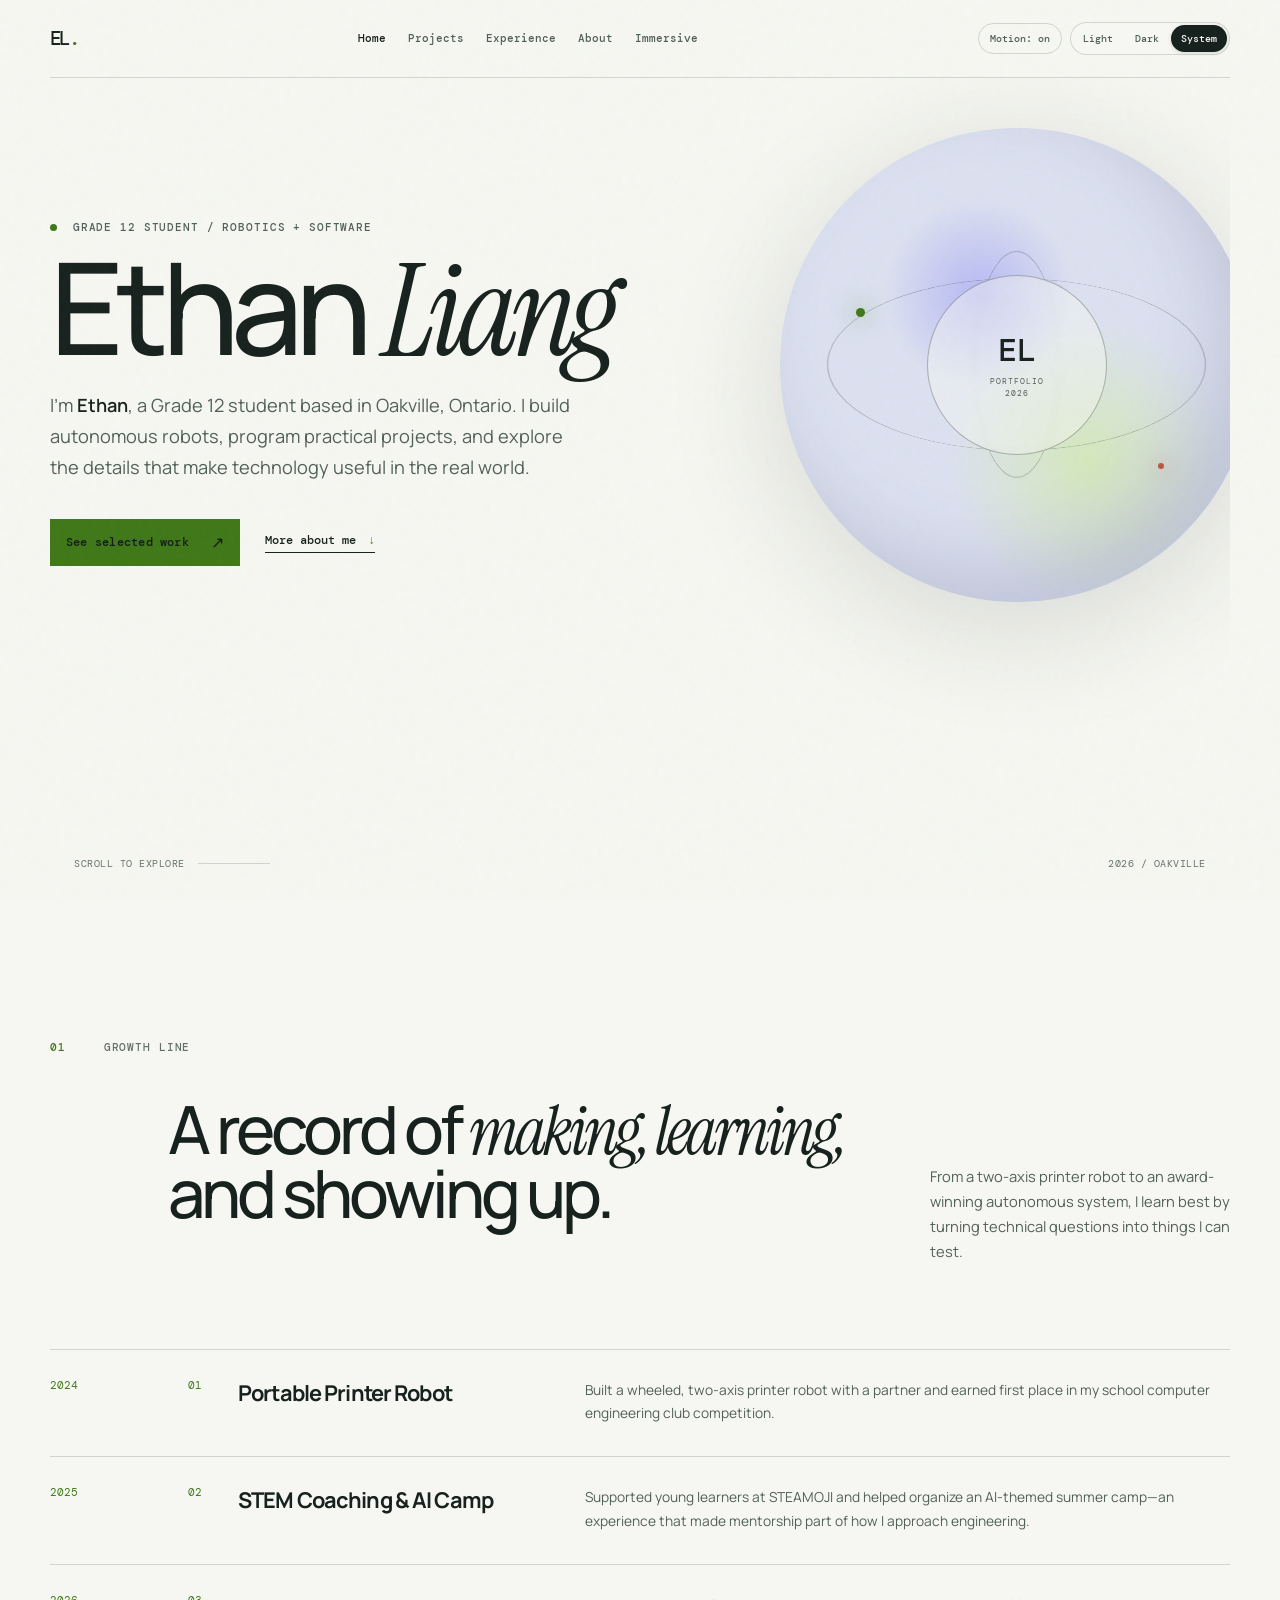
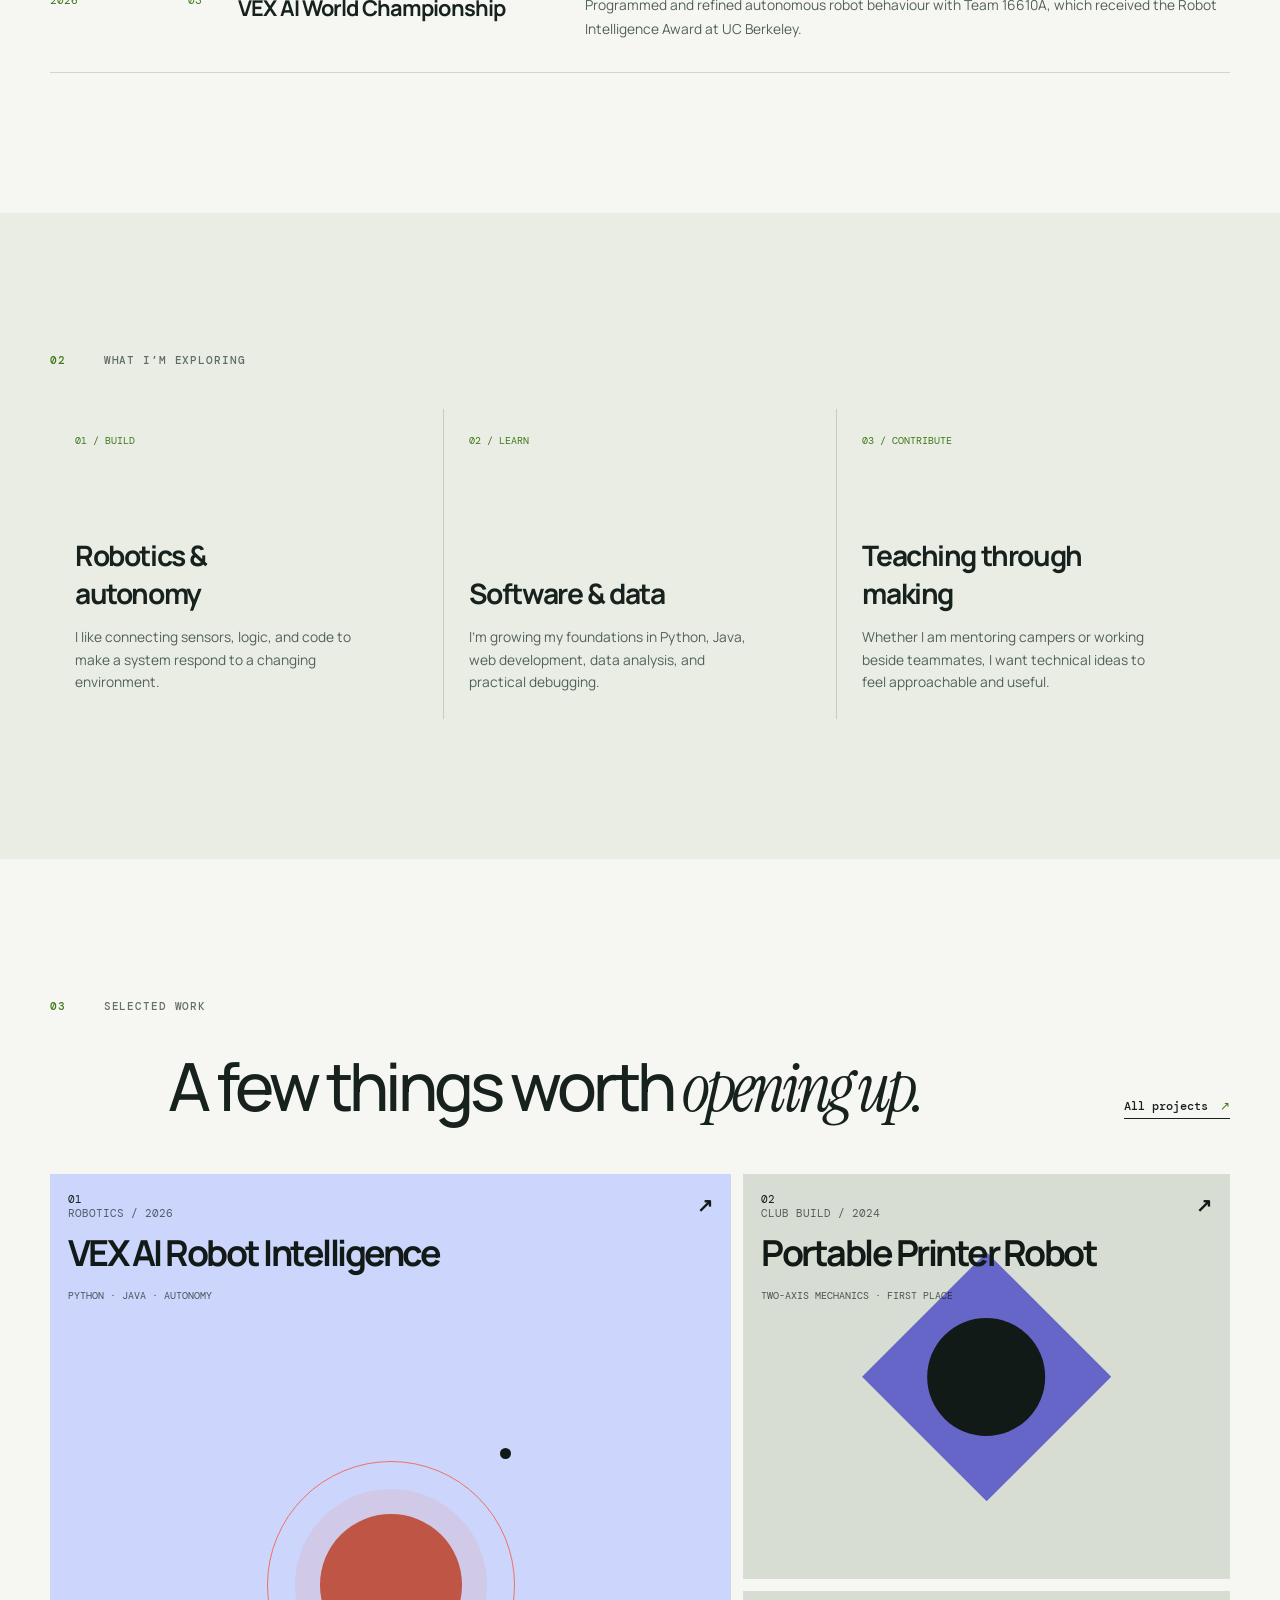
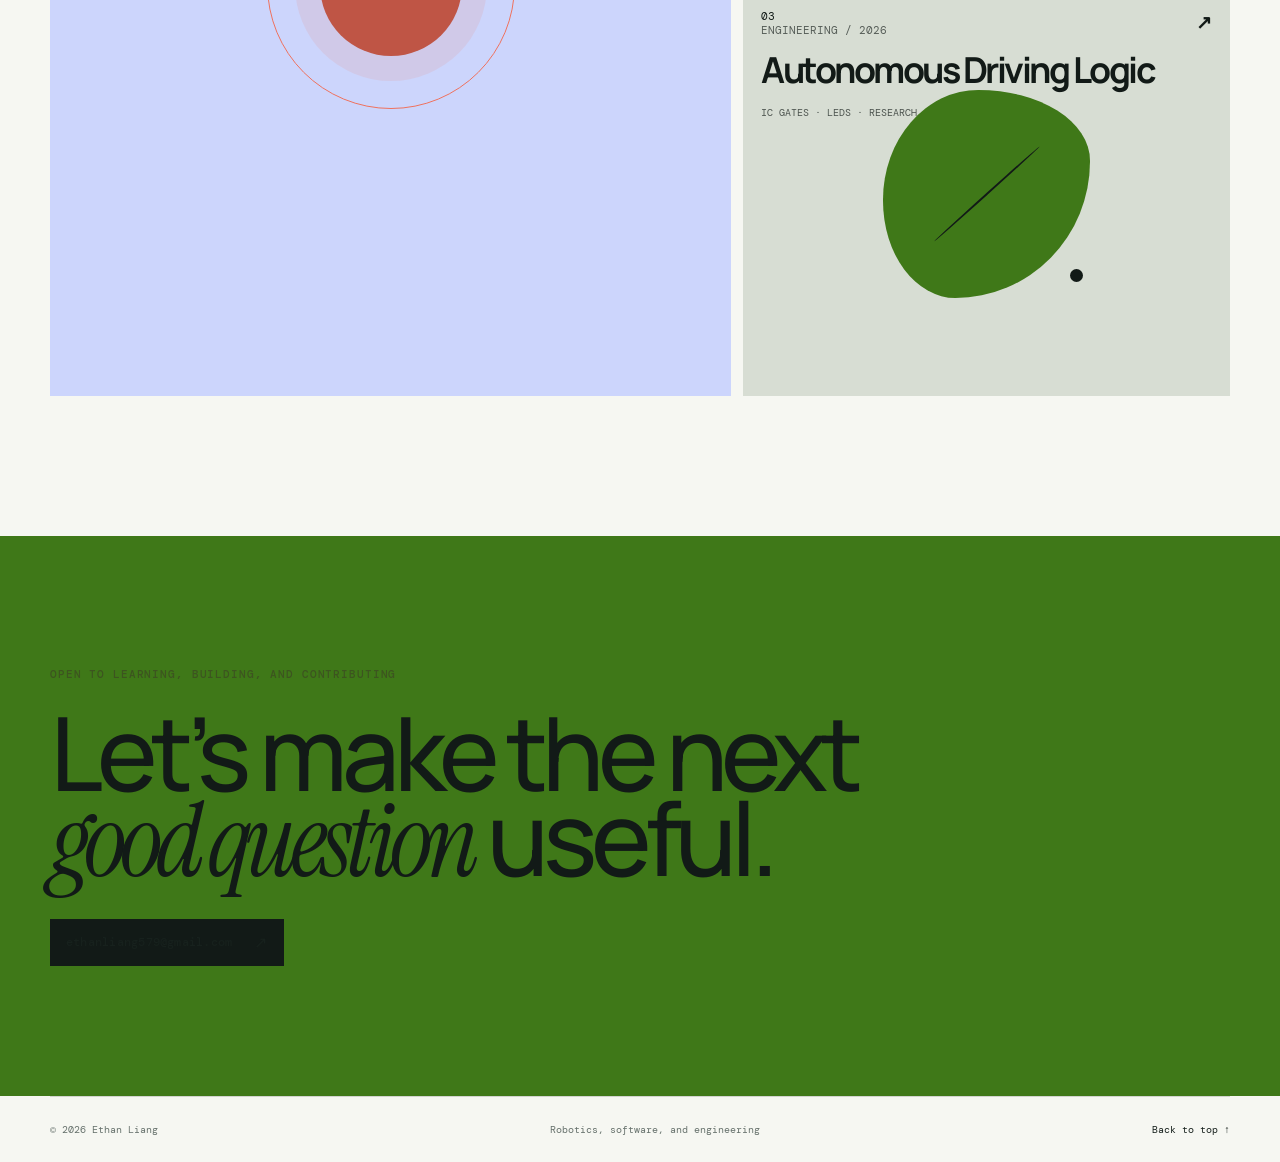
<file: index.html>
<!doctype html>
<html lang="en">
  <head>
    <meta charset="UTF-8" />
    <meta name="viewport" content="width=device-width, initial-scale=1.0" />
    <meta name="description" content="Ethan Liang's portfolio: robotics, software, and engineering projects." />
    <title>Ethan Liang — Portfolio</title>
    <link rel="preconnect" href="https://fonts.googleapis.com" />
    <link rel="preconnect" href="https://fonts.gstatic.com" crossorigin />
    <script>(function(){var m;try{m=localStorage.getItem('portfolio-theme')}catch(e){}if(m!=='light'&&m!=='dark'&&m!=='system')m='system';var d=window.matchMedia&&window.matchMedia('(prefers-color-scheme: dark)').matches;document.documentElement.dataset.theme=m==='system'?(d?'dark':'light'):m;document.documentElement.dataset.themeMode=m}())</script>
    <link href="https://fonts.googleapis.com/css2?family=DM+Mono:wght@400;500&family=Instrument+Serif:ital@0;1&family=Manrope:wght@400;500;600;700;800&display=swap" rel="stylesheet" />
    <link rel="stylesheet" href="assets/css/tokens.css" />
    <link rel="stylesheet" href="assets/css/base.css" />
    <link rel="stylesheet" href="assets/css/home.css" />
  </head>
  <body>
    <div class="noise" aria-hidden="true"></div>
    <header class="site-header container">
      <a class="wordmark" href="index.html" aria-label="Home">EL<span>.</span></a>
      <nav aria-label="Primary navigation">
        <a class="is-active" href="index.html">Home</a>
        <a href="pages/projects.html">Projects</a>
        <a href="pages/experience.html">Experience</a>
        <a href="pages/about.html">About</a>
        <a href="pages/immersive.html">Immersive</a>
      </nav>
      <div class="site-controls">
        <button class="motion-toggle" type="button" aria-pressed="false" data-motion-toggle>Motion: on</button>
        <div class="theme-switcher" role="group" aria-label="Colour theme">
          <button class="theme-choice" type="button" aria-pressed="false" data-theme-choice="light">Light</button>
          <button class="theme-choice" type="button" aria-pressed="false" data-theme-choice="dark">Dark</button>
          <button class="theme-choice" type="button" aria-pressed="false" data-theme-choice="system">System</button>
        </div>
      </div>
    </header>

    <main>
      <section class="hero container" aria-labelledby="hero-title">
        <div class="hero-copy reveal">
          <p class="eyebrow"><span class="pulse"></span> Grade 12 student / robotics + software</p>
          <h1 id="hero-title">Ethan <em>Liang</em></h1>
          <p class="lede">I’m <strong>Ethan</strong>, a Grade 12 student based in Oakville, Ontario. I build autonomous robots, program practical projects, and explore the details that make technology useful in the real world.</p>
          <div class="action-row">
            <a class="button button-primary" href="pages/projects.html">See selected work <span>↗</span></a>
            <a class="text-link" href="pages/about.html">More about me <span>↓</span></a>
          </div>
        </div>
        <div class="hero-orbit reveal reveal-delay" aria-hidden="true">
          <div class="orbit-ring ring-one"></div><div class="orbit-ring ring-two"></div>
          <div class="orbit-dot dot-one"></div><div class="orbit-dot dot-two"></div>
          <div class="orbit-core"><span>EL</span><small>PORTFOLIO<br>2026</small></div>
          <p class="orbit-caption">ETHAN<br>LIANG</p>
        </div>
        <div class="hero-footer reveal reveal-delay-2">
          <span>Scroll to explore</span><span class="scroll-line"></span><span>2026 / OAKVILLE</span>
        </div>
      </section>

      <section class="signal-section section container" aria-labelledby="signal-title">
        <div class="section-label reveal"><span>01</span><span>Growth line</span></div>
        <div class="section-intro reveal"><h2 id="signal-title">A record of <em>making, learning,</em> and showing up.</h2><p>From a two-axis printer robot to an award-winning autonomous system, I learn best by turning technical questions into things I can test.</p></div>
        <ol class="signal-list">
          <li class="signal-item reveal"><time>2024</time><div><span class="index">01</span><h3>Portable Printer Robot</h3><p>Built a wheeled, two-axis printer robot with a partner and earned first place in my school computer engineering club competition.</p></div></li>
          <li class="signal-item reveal"><time>2025</time><div><span class="index">02</span><h3>STEM Coaching &amp; AI Camp</h3><p>Supported young learners at STEAMOJI and helped organize an AI-themed summer camp—an experience that made mentorship part of how I approach engineering.</p></div></li>
          <li class="signal-item reveal"><time>2026</time><div><span class="index">03</span><h3>VEX AI World Championship</h3><p>Programmed and refined autonomous robot behaviour with Team 16610A, which received the Robot Intelligence Award at UC Berkeley.</p></div></li>
        </ol>
      </section>

      <section class="focus-section section">
        <div class="container">
          <div class="section-label section-label-light reveal"><span>02</span><span>What I’m exploring</span></div>
          <div class="focus-grid">
            <article class="focus-card reveal"><span>01 / BUILD</span><h3>Robotics &amp; autonomy</h3><p>I like connecting sensors, logic, and code to make a system respond to a changing environment.</p></article>
            <article class="focus-card reveal reveal-delay"><span>02 / LEARN</span><h3>Software &amp; data</h3><p>I’m growing my foundations in Python, Java, web development, data analysis, and practical debugging.</p></article>
            <article class="focus-card reveal reveal-delay-2"><span>03 / CONTRIBUTE</span><h3>Teaching through making</h3><p>Whether I am mentoring campers or working beside teammates, I want technical ideas to feel approachable and useful.</p></article>
          </div>
        </div>
      </section>

      <section class="work-section section container" aria-labelledby="work-title">
        <div class="section-label reveal"><span>03</span><span>Selected work</span></div>
        <div class="work-heading reveal"><h2 id="work-title">A few things worth <em>opening up.</em></h2><a class="text-link" href="pages/projects.html">All projects <span>↗</span></a></div>
        <div class="work-grid">
          <a class="work-card work-card-large reveal" href="pages/projects.html#project-one"><span class="work-index">01</span><div class="project-shape shape-coral"><i></i><i></i><i></i></div><div class="work-meta"><p>ROBOTICS / 2026</p><h3>VEX AI Robot Intelligence</h3><span>PYTHON · JAVA · AUTONOMY</span></div><b>↗</b></a>
          <a class="work-card reveal reveal-delay" href="pages/projects.html#project-two"><span class="work-index">02</span><div class="project-shape shape-lilac"><i></i><i></i></div><div class="work-meta"><p>CLUB BUILD / 2024</p><h3>Portable Printer Robot</h3><span>TWO-AXIS MECHANICS · FIRST PLACE</span></div><b>↗</b></a>
          <a class="work-card reveal reveal-delay-2" href="pages/projects.html#project-three"><span class="work-index">03</span><div class="project-shape shape-lime"><i></i><i></i><i></i></div><div class="work-meta"><p>ENGINEERING / 2026</p><h3>Autonomous Driving Logic</h3><span>IC GATES · LEDS · RESEARCH</span></div><b>↗</b></a>
        </div>
      </section>

      <section class="closing-section">
        <div class="container reveal"><p class="eyebrow">OPEN TO LEARNING, BUILDING, AND CONTRIBUTING</p><h2>Let’s make the next<br><em>good question</em> useful.</h2><a class="button button-light" href="mailto:ethanliang579@gmail.com">ethanliang579@gmail.com <span>↗</span></a></div>
      </section>
    </main>

    <footer class="site-footer container"><span>© 2026 Ethan Liang</span><span>Robotics, software, and engineering</span><a href="#top" data-to-top>Back to top ↑</a></footer>
    <script src="assets/js/main.js"></script>
  </body>
</html>
</file>
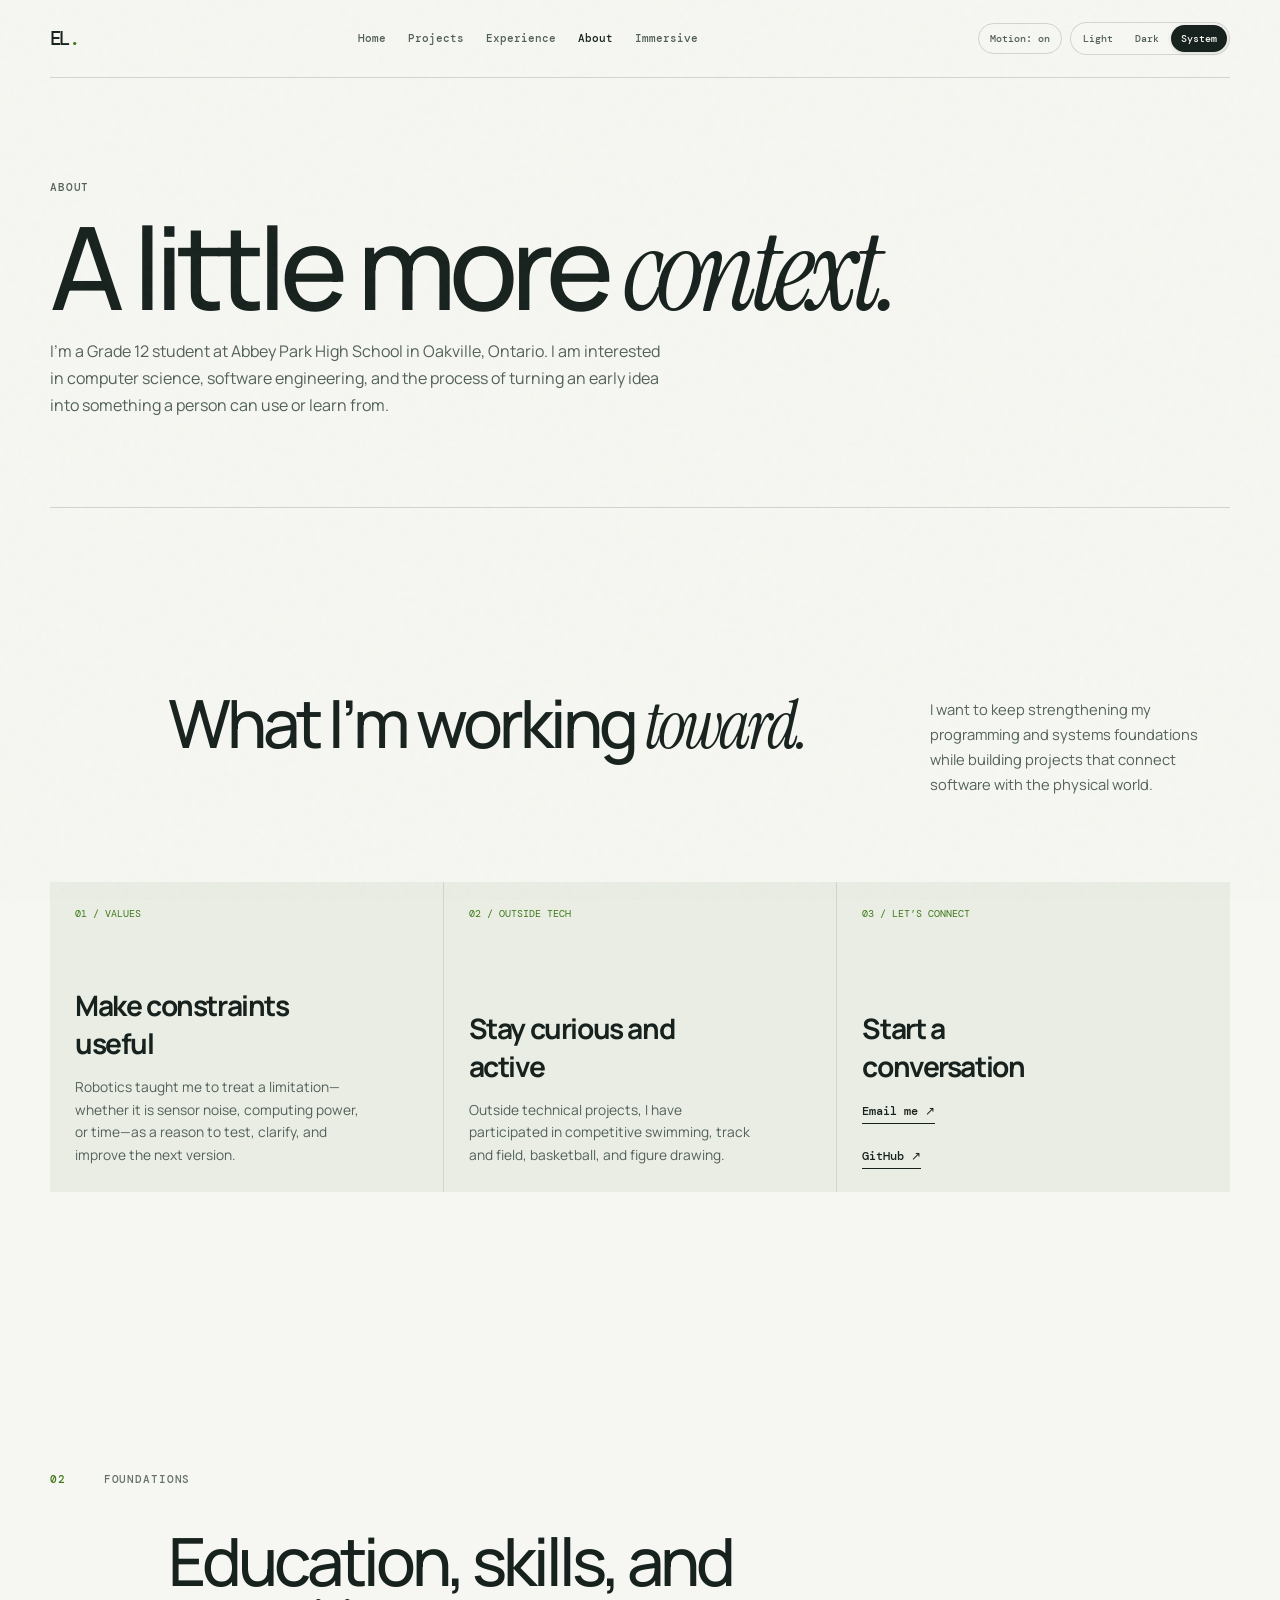
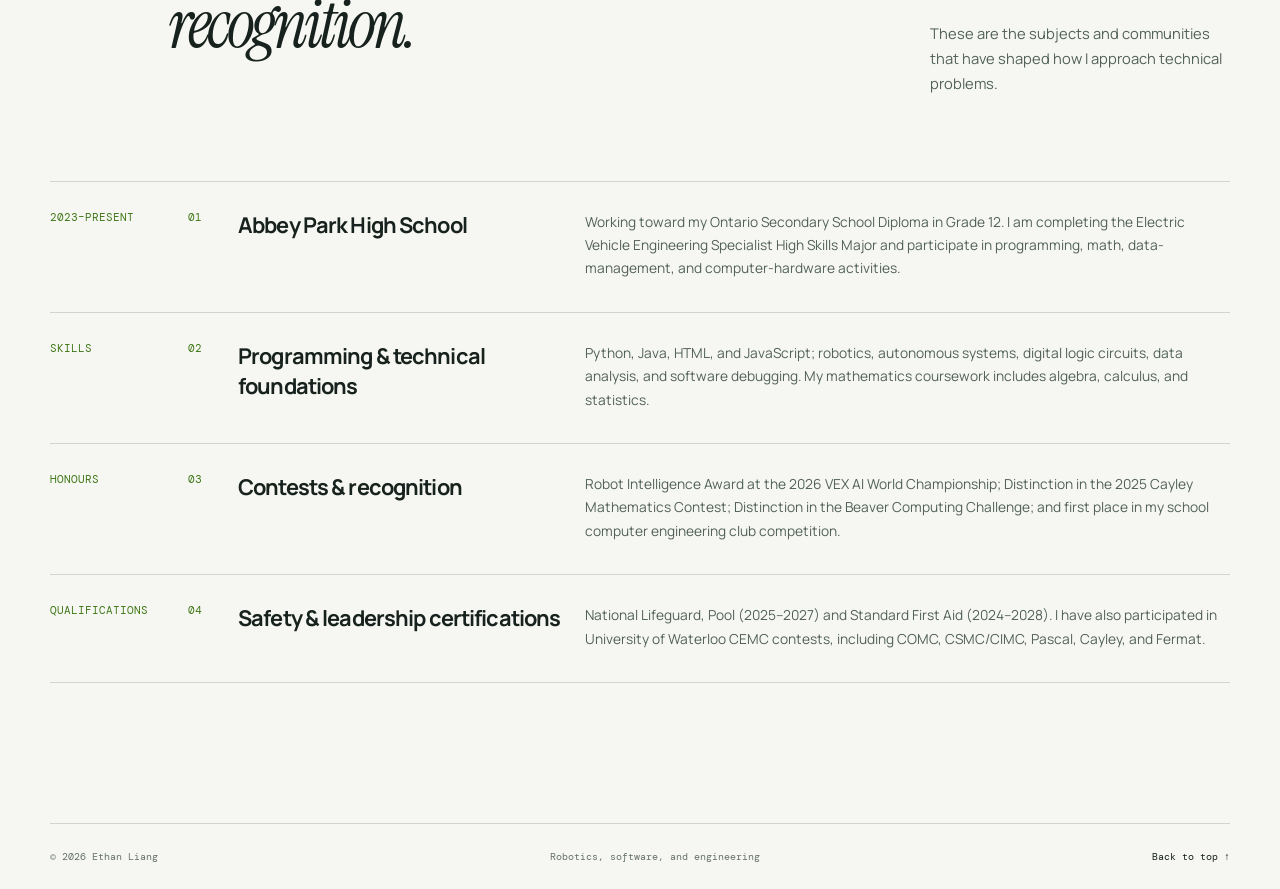
<file: pages/about.html>
<!doctype html>
<html lang="en">
  <head>
    <meta charset="UTF-8" />
    <meta name="viewport" content="width=device-width, initial-scale=1.0" />
    <meta name="description" content="About Ethan Liang, a Grade 12 student exploring robotics, software, and engineering." />
    <title>About — Ethan Liang</title>
    <script>(function(){var m;try{m=localStorage.getItem('portfolio-theme')}catch(e){}if(m!=='light'&&m!=='dark'&&m!=='system')m='system';var d=window.matchMedia&&window.matchMedia('(prefers-color-scheme: dark)').matches;document.documentElement.dataset.theme=m==='system'?(d?'dark':'light'):m;document.documentElement.dataset.themeMode=m}())</script>
    <link rel="preconnect" href="https://fonts.googleapis.com" />
    <link rel="preconnect" href="https://fonts.gstatic.com" crossorigin />
    <link href="https://fonts.googleapis.com/css2?family=DM+Mono:wght@400;500&family=Instrument+Serif:ital@0;1&family=Manrope:wght@400;500;600;700;800&display=swap" rel="stylesheet" />
    <link rel="stylesheet" href="../assets/css/tokens.css" />
    <link rel="stylesheet" href="../assets/css/base.css" />
    <link rel="stylesheet" href="../assets/css/home.css" />
  </head>
  <body>
    <div class="noise" aria-hidden="true"></div>
    <header class="site-header container">
      <a class="wordmark" href="../index.html" aria-label="Home">EL<span>.</span></a>
      <nav aria-label="Primary navigation"><a href="../index.html">Home</a><a href="projects.html">Projects</a><a href="experience.html">Experience</a><a class="is-active" href="about.html">About</a><a href="immersive.html">Immersive</a></nav>
      <div class="site-controls"><button class="motion-toggle" type="button" aria-pressed="false" data-motion-toggle>Motion: on</button><div class="theme-switcher" role="group" aria-label="Colour theme"><button class="theme-choice" type="button" aria-pressed="false" data-theme-choice="light">Light</button><button class="theme-choice" type="button" aria-pressed="false" data-theme-choice="dark">Dark</button><button class="theme-choice" type="button" aria-pressed="false" data-theme-choice="system">System</button></div></div>
    </header>
    <main>
      <section class="page-hero container reveal"><p class="eyebrow">About</p><h1>A little more <em>context.</em></h1><p>I’m a Grade 12 student at Abbey Park High School in Oakville, Ontario. I am interested in computer science, software engineering, and the process of turning an early idea into something a person can use or learn from.</p></section>
      <section class="section container">
        <div class="section-intro reveal"><h2>What I’m working <em>toward.</em></h2><p>I want to keep strengthening my programming and systems foundations while building projects that connect software with the physical world.</p></div>
        <div class="focus-grid"><article class="focus-card reveal"><span>01 / VALUES</span><h3>Make constraints useful</h3><p>Robotics taught me to treat a limitation—whether it is sensor noise, computing power, or time—as a reason to test, clarify, and improve the next version.</p></article><article class="focus-card reveal"><span>02 / OUTSIDE TECH</span><h3>Stay curious and active</h3><p>Outside technical projects, I have participated in competitive swimming, track and field, basketball, and figure drawing.</p></article><article class="focus-card reveal"><span>03 / LET’S CONNECT</span><h3>Start a conversation</h3><p><a class="text-link" href="mailto:ethanliang579@gmail.com">Email me ↗</a><br><br><a class="text-link" href="https://github.com/ethanliang990" target="_blank" rel="noreferrer">GitHub ↗</a></p></article></div>
      </section>
      <section class="section container" aria-labelledby="foundations-title">
        <div class="section-label reveal"><span>02</span><span>Foundations</span></div>
        <div class="section-intro reveal"><h2 id="foundations-title">Education, skills, and <em>recognition.</em></h2><p>These are the subjects and communities that have shaped how I approach technical problems.</p></div>
        <ol class="signal-list"><li class="signal-item reveal"><time>2023–PRESENT</time><div><span class="index">01</span><h3>Abbey Park High School</h3><p>Working toward my Ontario Secondary School Diploma in Grade 12. I am completing the Electric Vehicle Engineering Specialist High Skills Major and participate in programming, math, data-management, and computer-hardware activities.</p></div></li><li class="signal-item reveal"><time>SKILLS</time><div><span class="index">02</span><h3>Programming &amp; technical foundations</h3><p>Python, Java, HTML, and JavaScript; robotics, autonomous systems, digital logic circuits, data analysis, and software debugging. My mathematics coursework includes algebra, calculus, and statistics.</p></div></li><li class="signal-item reveal"><time>HONOURS</time><div><span class="index">03</span><h3>Contests &amp; recognition</h3><p>Robot Intelligence Award at the 2026 VEX AI World Championship; Distinction in the 2025 Cayley Mathematics Contest; Distinction in the Beaver Computing Challenge; and first place in my school computer engineering club competition.</p></div></li><li class="signal-item reveal"><time>QUALIFICATIONS</time><div><span class="index">04</span><h3>Safety &amp; leadership certifications</h3><p>National Lifeguard, Pool (2025–2027) and Standard First Aid (2024–2028). I have also participated in University of Waterloo CEMC contests, including COMC, CSMC/CIMC, Pascal, Cayley, and Fermat.</p></div></li></ol>
      </section>
    </main>
    <footer class="site-footer container"><span>© 2026 Ethan Liang</span><span>Robotics, software, and engineering</span><a href="#top" data-to-top>Back to top ↑</a></footer>
    <script src="../assets/js/main.js"></script>
  </body>
</html>
</file>
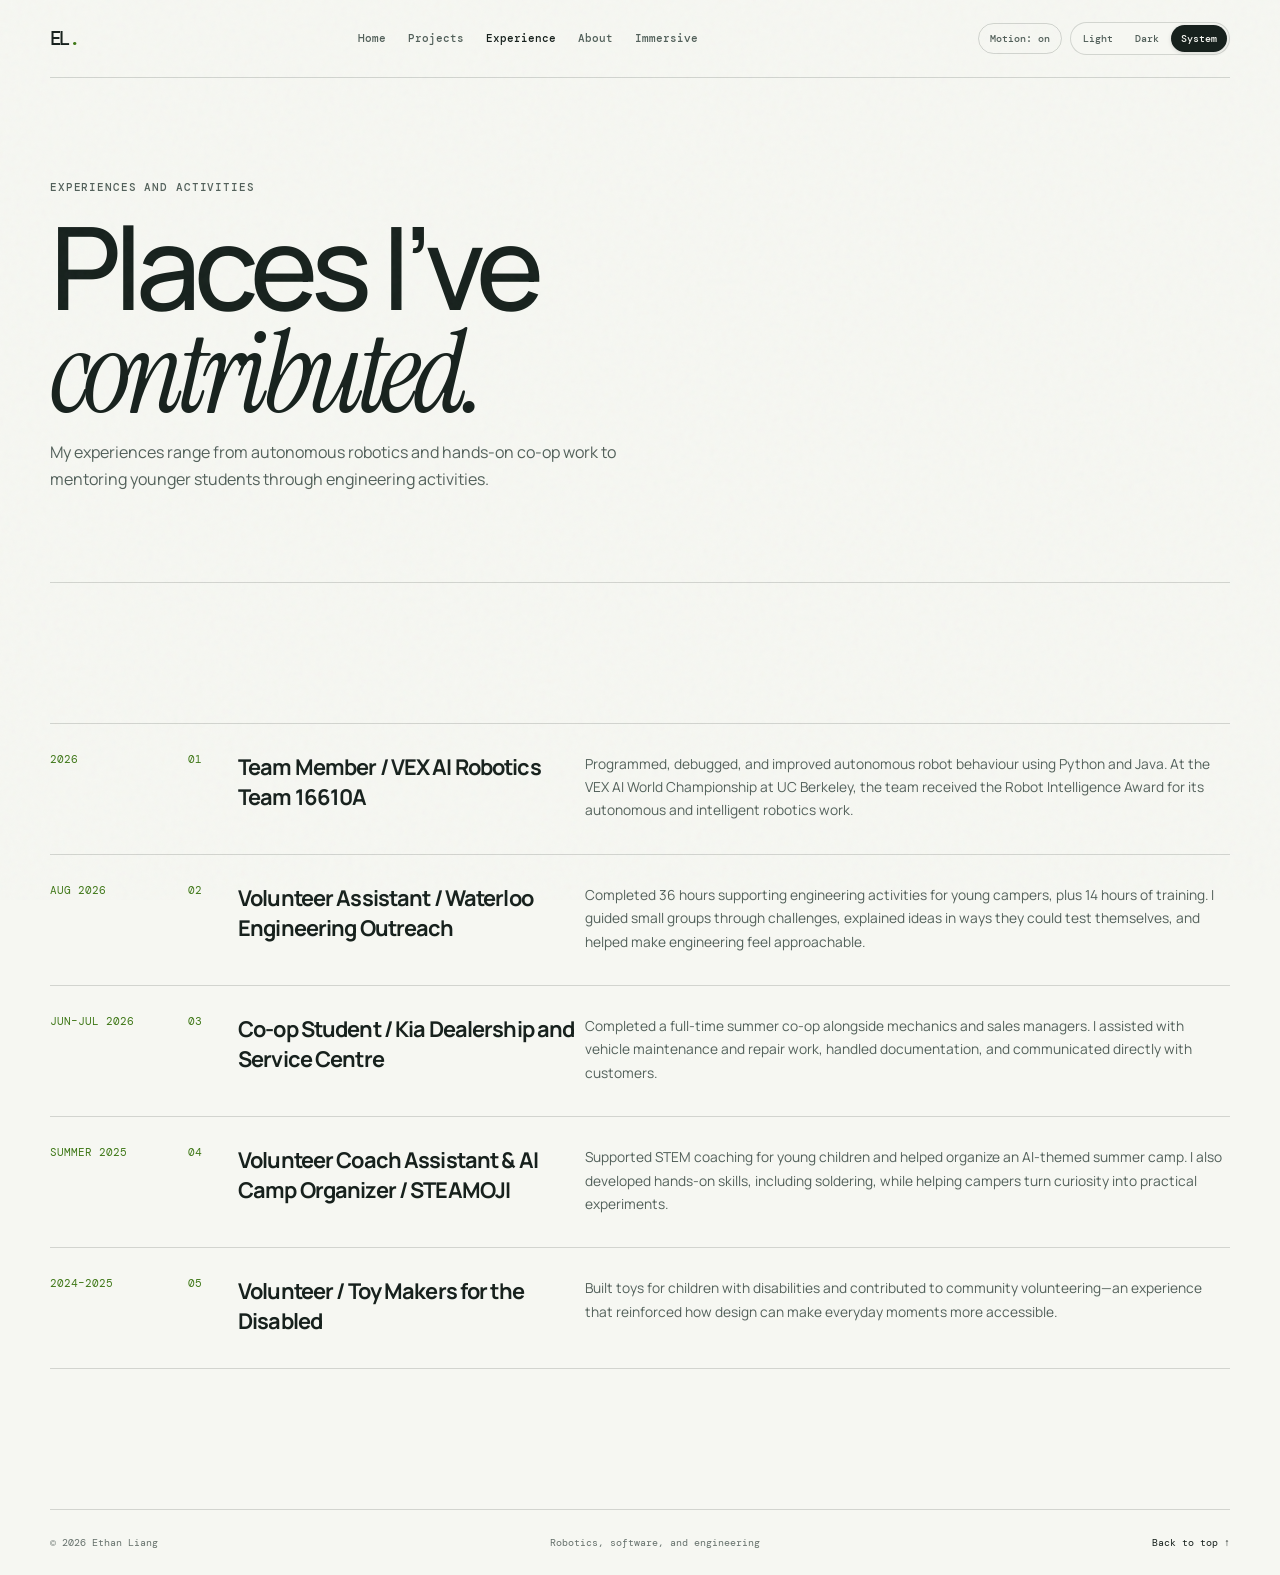
<file: pages/experience.html>
<!doctype html>
<html lang="en">
  <head>
    <meta charset="UTF-8" />
    <meta name="viewport" content="width=device-width, initial-scale=1.0" />
    <meta name="description" content="Experience and community involvement by Ethan Liang." />
    <title>Experience — Ethan Liang</title>
    <script>(function(){var m;try{m=localStorage.getItem('portfolio-theme')}catch(e){}if(m!=='light'&&m!=='dark'&&m!=='system')m='system';var d=window.matchMedia&&window.matchMedia('(prefers-color-scheme: dark)').matches;document.documentElement.dataset.theme=m==='system'?(d?'dark':'light'):m;document.documentElement.dataset.themeMode=m}())</script>
    <link rel="preconnect" href="https://fonts.googleapis.com" />
    <link rel="preconnect" href="https://fonts.gstatic.com" crossorigin />
    <link href="https://fonts.googleapis.com/css2?family=DM+Mono:wght@400;500&family=Instrument+Serif:ital@0;1&family=Manrope:wght@400;500;600;700;800&display=swap" rel="stylesheet" />
    <link rel="stylesheet" href="../assets/css/tokens.css" />
    <link rel="stylesheet" href="../assets/css/base.css" />
    <link rel="stylesheet" href="../assets/css/home.css" />
  </head>
  <body>
    <div class="noise" aria-hidden="true"></div>
    <header class="site-header container">
      <a class="wordmark" href="../index.html" aria-label="Home">EL<span>.</span></a>
      <nav aria-label="Primary navigation"><a href="../index.html">Home</a><a href="projects.html">Projects</a><a class="is-active" href="experience.html">Experience</a><a href="about.html">About</a><a href="immersive.html">Immersive</a></nav>
      <div class="site-controls"><button class="motion-toggle" type="button" aria-pressed="false" data-motion-toggle>Motion: on</button><div class="theme-switcher" role="group" aria-label="Colour theme"><button class="theme-choice" type="button" aria-pressed="false" data-theme-choice="light">Light</button><button class="theme-choice" type="button" aria-pressed="false" data-theme-choice="dark">Dark</button><button class="theme-choice" type="button" aria-pressed="false" data-theme-choice="system">System</button></div></div>
    </header>
    <main>
      <section class="page-hero container reveal"><p class="eyebrow">Experiences and activities</p><h1>Places I’ve <em>contributed.</em></h1><p>My experiences range from autonomous robotics and hands-on co-op work to mentoring younger students through engineering activities.</p></section>
      <section class="section container"><ol class="signal-list"><li class="signal-item reveal"><time>2026</time><div><span class="index">01</span><h3>Team Member / VEX AI Robotics Team 16610A</h3><p>Programmed, debugged, and improved autonomous robot behaviour using Python and Java. At the VEX AI World Championship at UC Berkeley, the team received the Robot Intelligence Award for its autonomous and intelligent robotics work.</p></div></li><li class="signal-item reveal"><time>AUG 2026</time><div><span class="index">02</span><h3>Volunteer Assistant / Waterloo Engineering Outreach</h3><p>Completed 36 hours supporting engineering activities for young campers, plus 14 hours of training. I guided small groups through challenges, explained ideas in ways they could test themselves, and helped make engineering feel approachable.</p></div></li><li class="signal-item reveal"><time>JUN–JUL 2026</time><div><span class="index">03</span><h3>Co-op Student / Kia Dealership and Service Centre</h3><p>Completed a full-time summer co-op alongside mechanics and sales managers. I assisted with vehicle maintenance and repair work, handled documentation, and communicated directly with customers.</p></div></li><li class="signal-item reveal"><time>SUMMER 2025</time><div><span class="index">04</span><h3>Volunteer Coach Assistant &amp; AI Camp Organizer / STEAMOJI</h3><p>Supported STEM coaching for young children and helped organize an AI-themed summer camp. I also developed hands-on skills, including soldering, while helping campers turn curiosity into practical experiments.</p></div></li><li class="signal-item reveal"><time>2024–2025</time><div><span class="index">05</span><h3>Volunteer / Toy Makers for the Disabled</h3><p>Built toys for children with disabilities and contributed to community volunteering—an experience that reinforced how design can make everyday moments more accessible.</p></div></li></ol></section>
    </main>
    <footer class="site-footer container"><span>© 2026 Ethan Liang</span><span>Robotics, software, and engineering</span><a href="#top" data-to-top>Back to top ↑</a></footer>
    <script src="../assets/js/main.js"></script>
  </body>
</html>
</file>
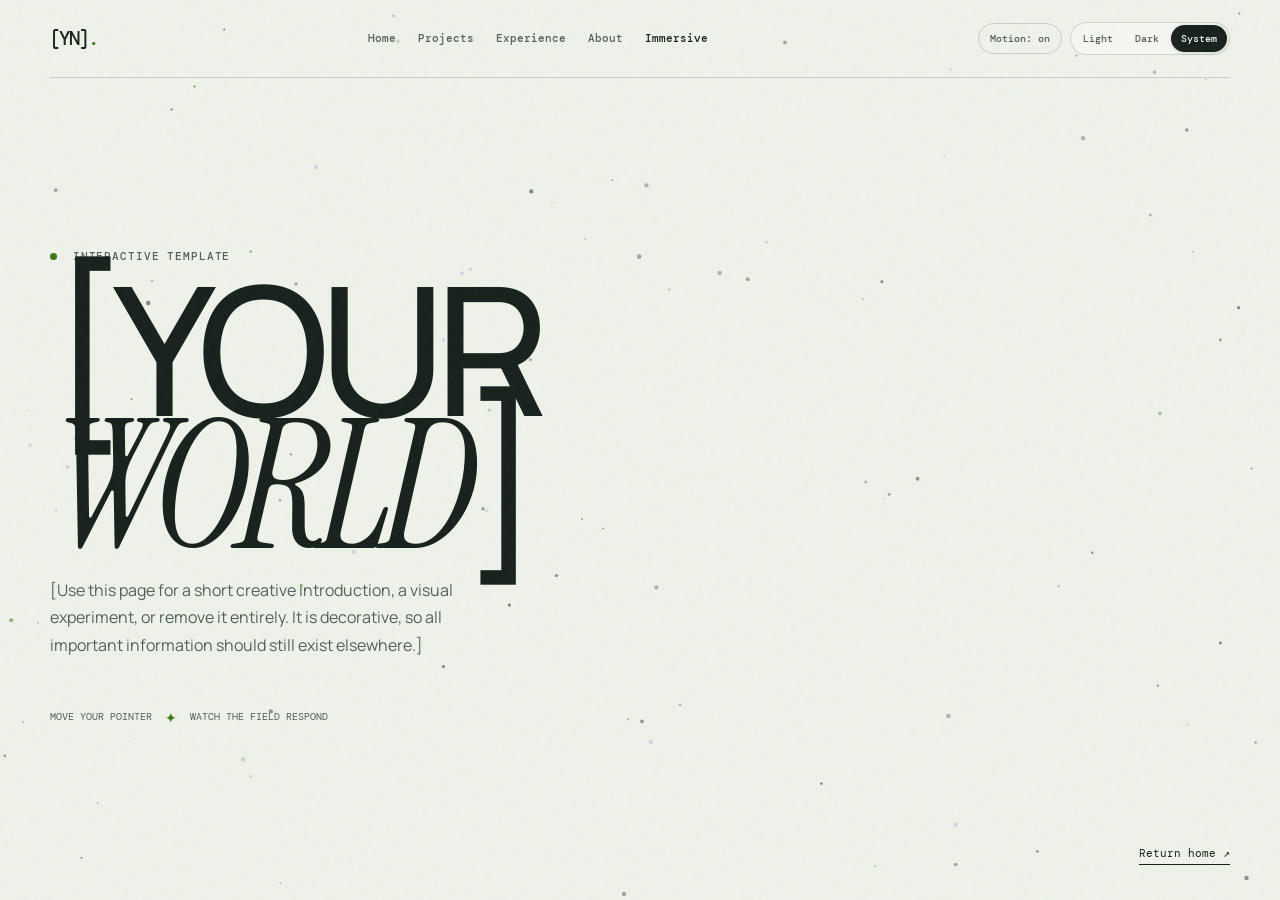
<file: pages/immersive.html>
<!doctype html>
<html lang="en">
  <head>
    <meta charset="UTF-8" />
    <meta name="viewport" content="width=device-width, initial-scale=1.0" />
    <meta name="description" content="An interactive portfolio atmosphere." />
    <title>Immersive — [YOUR NAME]</title>
    <script>(function(){var m;try{m=localStorage.getItem('portfolio-theme')}catch(e){}if(m!=='light'&&m!=='dark'&&m!=='system')m='system';var d=window.matchMedia&&window.matchMedia('(prefers-color-scheme: dark)').matches;document.documentElement.dataset.theme=m==='system'?(d?'dark':'light'):m;document.documentElement.dataset.themeMode=m}())</script>
    <link rel="preconnect" href="https://fonts.googleapis.com" />
    <link rel="preconnect" href="https://fonts.gstatic.com" crossorigin />
    <link href="https://fonts.googleapis.com/css2?family=DM+Mono:wght@400;500&family=Instrument+Serif:ital@0;1&family=Manrope:wght@400;500;600;700;800&display=swap" rel="stylesheet" />
    <link rel="stylesheet" href="../assets/css/tokens.css" />
    <link rel="stylesheet" href="../assets/css/base.css" />
    <link rel="stylesheet" href="../assets/css/immersive.css" />
  </head>
  <body class="immersive-page">
    <canvas id="field" aria-hidden="true"></canvas>
    <div class="noise" aria-hidden="true"></div>
    <header class="site-header container">
      <a class="wordmark" href="../index.html" aria-label="Home">[YN]<span>.</span></a>
      <nav aria-label="Primary navigation"><a href="../index.html">Home</a><a href="projects.html">Projects</a><a href="experience.html">Experience</a><a href="about.html">About</a><a class="is-active" href="immersive.html">Immersive</a></nav>
      <div class="site-controls"><button class="motion-toggle" type="button" aria-pressed="false" data-motion-toggle>Motion: on</button><div class="theme-switcher" role="group" aria-label="Colour theme"><button class="theme-choice" type="button" aria-pressed="false" data-theme-choice="light">Light</button><button class="theme-choice" type="button" aria-pressed="false" data-theme-choice="dark">Dark</button><button class="theme-choice" type="button" aria-pressed="false" data-theme-choice="system">System</button></div></div>
    </header>
    <main class="immersive-main container"><div class="immersive-copy reveal"><p class="eyebrow"><span class="pulse"></span> Interactive template</p><h1>[YOUR<br><em>WORLD</em>]</h1><p>[Use this page for a short creative introduction, a visual experiment, or remove it entirely. It is decorative, so all important information should still exist elsewhere.]</p><div class="immersive-guide"><span>Move your pointer</span><span>✦</span><span>Watch the field respond</span></div></div><a class="immersive-exit" href="../index.html">Return home ↗</a></main>
    <script src="../assets/js/main.js"></script>
    <script src="../assets/js/immersive.js"></script>
  </body>
</html>
</file>
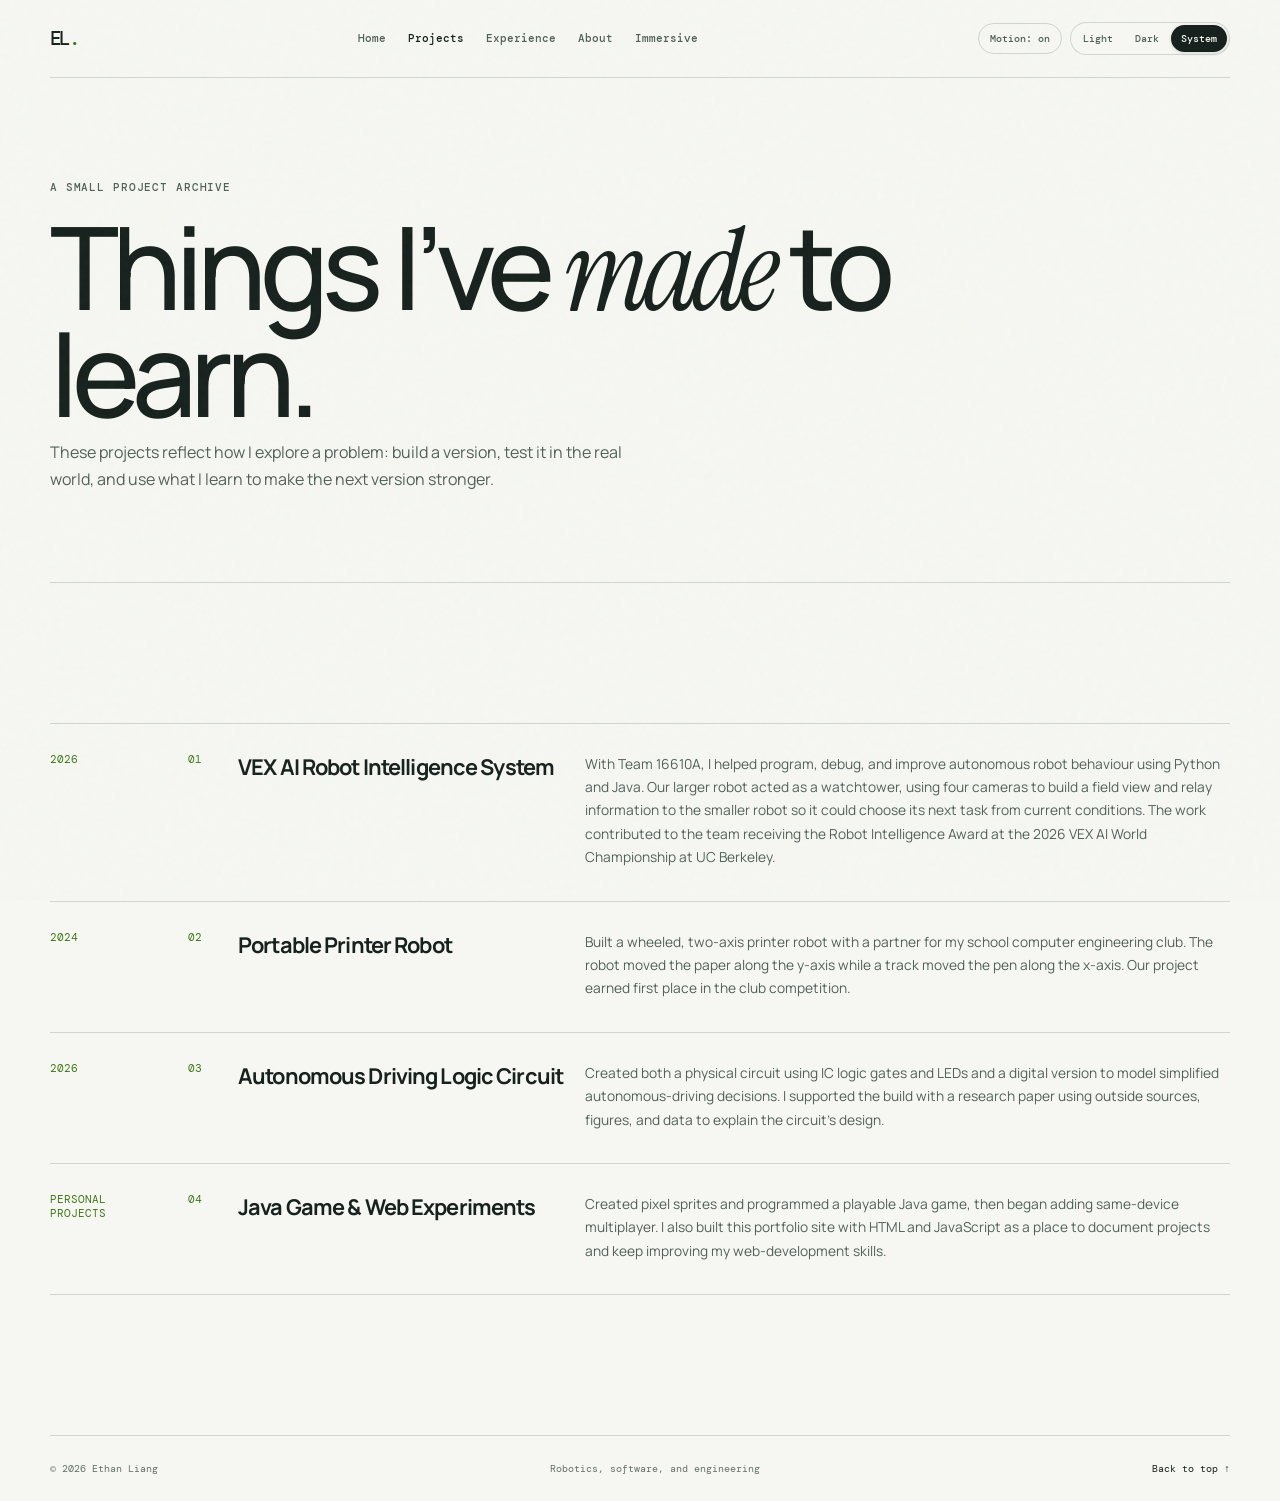
<file: pages/projects.html>
<!doctype html>
<html lang="en">
  <head>
    <meta charset="UTF-8" />
    <meta name="viewport" content="width=device-width, initial-scale=1.0" />
    <meta name="description" content="Selected robotics, programming, and engineering projects by Ethan Liang." />
    <title>Projects — Ethan Liang</title>
    <script>(function(){var m;try{m=localStorage.getItem('portfolio-theme')}catch(e){}if(m!=='light'&&m!=='dark'&&m!=='system')m='system';var d=window.matchMedia&&window.matchMedia('(prefers-color-scheme: dark)').matches;document.documentElement.dataset.theme=m==='system'?(d?'dark':'light'):m;document.documentElement.dataset.themeMode=m}())</script>
    <link rel="preconnect" href="https://fonts.googleapis.com" />
    <link rel="preconnect" href="https://fonts.gstatic.com" crossorigin />
    <link href="https://fonts.googleapis.com/css2?family=DM+Mono:wght@400;500&family=Instrument+Serif:ital@0;1&family=Manrope:wght@400;500;600;700;800&display=swap" rel="stylesheet" />
    <link rel="stylesheet" href="../assets/css/tokens.css" />
    <link rel="stylesheet" href="../assets/css/base.css" />
    <link rel="stylesheet" href="../assets/css/home.css" />
  </head>
  <body>
    <div class="noise" aria-hidden="true"></div>
    <header class="site-header container">
      <a class="wordmark" href="../index.html" aria-label="Home">EL<span>.</span></a>
      <nav aria-label="Primary navigation"><a href="../index.html">Home</a><a class="is-active" href="projects.html">Projects</a><a href="experience.html">Experience</a><a href="about.html">About</a><a href="immersive.html">Immersive</a></nav>
      <div class="site-controls"><button class="motion-toggle" type="button" aria-pressed="false" data-motion-toggle>Motion: on</button><div class="theme-switcher" role="group" aria-label="Colour theme"><button class="theme-choice" type="button" aria-pressed="false" data-theme-choice="light">Light</button><button class="theme-choice" type="button" aria-pressed="false" data-theme-choice="dark">Dark</button><button class="theme-choice" type="button" aria-pressed="false" data-theme-choice="system">System</button></div></div>
    </header>
    <main>
      <section class="page-hero container reveal"><p class="eyebrow">A small project archive</p><h1>Things I’ve <em>made</em> to learn.</h1><p>These projects reflect how I explore a problem: build a version, test it in the real world, and use what I learn to make the next version stronger.</p></section>
      <section class="section container"><div class="signal-list"><article class="signal-item reveal" id="project-one"><time>2026</time><div><span class="index">01</span><h3>VEX AI Robot Intelligence System</h3><p>With Team 16610A, I helped program, debug, and improve autonomous robot behaviour using Python and Java. Our larger robot acted as a watchtower, using four cameras to build a field view and relay information to the smaller robot so it could choose its next task from current conditions. The work contributed to the team receiving the Robot Intelligence Award at the 2026 VEX AI World Championship at UC Berkeley.</p></div></article><article class="signal-item reveal" id="project-two"><time>2024</time><div><span class="index">02</span><h3>Portable Printer Robot</h3><p>Built a wheeled, two-axis printer robot with a partner for my school computer engineering club. The robot moved the paper along the y-axis while a track moved the pen along the x-axis. Our project earned first place in the club competition.</p></div></article><article class="signal-item reveal" id="project-three"><time>2026</time><div><span class="index">03</span><h3>Autonomous Driving Logic Circuit</h3><p>Created both a physical circuit using IC logic gates and LEDs and a digital version to model simplified autonomous-driving decisions. I supported the build with a research paper using outside sources, figures, and data to explain the circuit’s design.</p></div></article><article class="signal-item reveal" id="project-four"><time>PERSONAL PROJECTS</time><div><span class="index">04</span><h3>Java Game &amp; Web Experiments</h3><p>Created pixel sprites and programmed a playable Java game, then began adding same-device multiplayer. I also built this portfolio site with HTML and JavaScript as a place to document projects and keep improving my web-development skills.</p></div></article></div></section>
    </main>
    <footer class="site-footer container"><span>© 2026 Ethan Liang</span><span>Robotics, software, and engineering</span><a href="#top" data-to-top>Back to top ↑</a></footer>
    <script src="../assets/js/main.js"></script>
  </body>
</html>
</file>
<file: assets/css/tokens.css>
:root {
  --ink: #0c111b;
  --ink-soft: #151d2b;
  --ink-contrast: #0c111b;
  --paper: #e9ece4;
  --paper-dim: #b8c0b7;
  --line: rgba(233, 236, 228, .18);
  --acid: #c6f55b;
  --coral: #ed725e;
  --lilac: #9b9cf5;
  --surface-hover: #202b3e;
  --label-muted: #788295;
  --label-on-surface: #a6b0c5;
  --footer-muted: #7e899d;
  --orbit-surface: #172133;
  --orbit-inset-shadow: rgba(3, 7, 14, .8);
  --orbit-drop-shadow: rgba(0, 0, 0, .3);
  --orbit-ring: rgba(233, 236, 228, .3);
  --orbit-core: rgba(11, 17, 27, .18);
  --immersive-bg: #080d16;
  --immersive-guide: #94a0b2;
  --serif: "Instrument Serif", Georgia, serif;
  --sans: "Manrope", Arial, sans-serif;
  --mono: "DM Mono", monospace;
  --ease: cubic-bezier(.22, 1, .36, 1);
  --container: min(1180px, calc(100% - 48px));
}

:root[data-theme="light"] {
  --ink: #f6f7f2;
  --ink-soft: #e9ede4;
  --ink-contrast: #121a17;
  --paper: #17211d;
  --paper-dim: #52605a;
  --line: rgba(23, 33, 29, .16);
  --acid: #3f7818;
  --coral: #bf5545;
  --lilac: #6665c8;
  --surface-hover: #dce3d6;
  --label-muted: #64716a;
  --label-on-surface: #5f6d65;
  --footer-muted: #66716c;
  --orbit-surface: #dce1f0;
  --orbit-inset-shadow: rgba(78, 87, 124, .19);
  --orbit-drop-shadow: rgba(35, 45, 40, .14);
  --orbit-ring: rgba(23, 33, 29, .3);
  --orbit-core: rgba(246, 247, 242, .44);
  --immersive-bg: #eef2e9;
  --immersive-guide: #52605a;
}

@media (max-width: 600px) { :root { --container: min(100% - 32px, 1180px); } }
</file>
<file: assets/css/base.css>
* { box-sizing: border-box; }
html { scroll-behavior: smooth; background: var(--ink); }
body { margin: 0; background: var(--ink); color: var(--paper); font-family: var(--sans); -webkit-font-smoothing: antialiased; transition: background-color .45s var(--ease), color .45s var(--ease); }
body::selection { background: var(--acid); color: var(--ink-contrast); }
a { color: inherit; } button { font: inherit; }
.container { width: var(--container); margin-inline: auto; }
.noise { position: fixed; z-index: 9; inset: 0; pointer-events: none; opacity: .04; background-image: url("data:image/svg+xml,%3Csvg viewBox='0 0 160 160' xmlns='http://www.w3.org/2000/svg'%3E%3Cfilter id='n'%3E%3CfeTurbulence type='fractalNoise' baseFrequency='.9' numOctaves='4' stitchTiles='stitch'/%3E%3C/filter%3E%3Crect width='100%25' height='100%25' filter='url(%23n)' opacity='.8'/%3E%3C/svg%3E"); }
.site-header { min-height: 78px; display: flex; align-items: center; justify-content: space-between; gap: 18px; position: relative; z-index: 10; border-bottom: 1px solid var(--line); }
.wordmark { text-decoration: none; font: 500 1.2rem var(--mono); letter-spacing: -.08em; } .wordmark span { color: var(--acid); }
nav { display: flex; gap: 22px; align-items: center; } nav a { color: var(--paper-dim); font: 500 .71rem var(--mono); text-decoration: none; transition: color .35s var(--ease); } nav a:hover, nav a.is-active { color: var(--paper); }
.site-controls { display: flex; align-items: center; gap: 8px; }.theme-switcher { display: inline-flex; align-items: center; gap: 2px; padding: 2px; border: 1px solid var(--line); border-radius: 100px; background: color-mix(in srgb, var(--ink) 92%, transparent); }.theme-choice, .motion-toggle { border: 1px solid transparent; background: transparent; color: var(--paper-dim); border-radius: 100px; padding: 6px 9px; font: 500 .65rem var(--mono); cursor: pointer; transition: border-color .3s, color .3s, background-color .3s var(--ease), box-shadow .3s var(--ease); }.theme-choice:hover, .motion-toggle:hover { color: var(--paper); }.theme-choice.is-active { background: var(--paper); color: var(--ink); box-shadow: 0 1px 4px rgba(0, 0, 0, .14); }.motion-toggle { border-color: var(--line); padding: 8px 11px; }.motion-toggle:hover { border-color: var(--acid); color: var(--acid); }
.eyebrow { color: var(--paper-dim); font: 500 .68rem var(--mono); letter-spacing: .08em; line-height: 1.6; text-transform: uppercase; }
.pulse { display: inline-block; width: 7px; height: 7px; margin-right: 8px; border-radius: 50%; background: var(--acid); box-shadow: 0 0 0 0 rgba(198,245,91,.6); animation: pulse 2.4s infinite; }
.section { padding-block: 140px; }.section-label { color: var(--label-muted); display: flex; gap: 38px; align-items: center; font: 500 .68rem var(--mono); letter-spacing: .08em; text-transform: uppercase; } .section-label span:first-child { color: var(--acid); }.section-label-light { color: var(--label-on-surface); }
h1, h2, h3, p { margin-top: 0; }h1, h2 { font-weight: 500; letter-spacing: -.06em; } em { font-family: var(--serif); font-weight: 400; } .lede { max-width: 520px; color: var(--paper-dim); font-size: clamp(1rem, 1.5vw, 1.14rem); line-height: 1.7; } .lede strong { color: var(--paper); font-weight: 600; }
.button { display: inline-flex; align-items: center; gap: 22px; padding: 13px 16px; font: 500 .72rem var(--mono); letter-spacing: .02em; text-decoration: none; transition: transform .35s var(--ease), background .35s var(--ease); }.button span { font-size: 1rem; }.button:hover { transform: translateY(-3px); }.button-primary { background: var(--acid); color: var(--ink-contrast); }.button-light { background: var(--paper); color: var(--ink); }.text-link { border-bottom: 1px solid currentColor; padding-bottom: 4px; color: var(--paper); font: 500 .73rem var(--mono); text-decoration: none; }.text-link span { color: var(--acid); margin-left: 5px; }
.site-footer { display: flex; justify-content: space-between; gap: 16px; padding-block: 26px; color: var(--footer-muted); border-top: 1px solid var(--line); font: 400 .64rem var(--mono); }.site-footer a { color: var(--paper); text-decoration: none; }
.page-hero { padding-block: 100px 72px; border-bottom: 1px solid var(--line); }.page-hero h1 { max-width: 850px; margin: 20px 0 15px; font-size: clamp(3.8rem, 9vw, 8.6rem); line-height: .88; }.page-hero p { max-width: 610px; color: var(--paper-dim); line-height: 1.7; }
.reveal { opacity: 0; transform: translateY(24px); transition: opacity .8s var(--ease), transform .8s var(--ease); }.reveal.is-visible { opacity: 1; transform: none; }.reveal-delay { transition-delay: .14s; }.reveal-delay-2 { transition-delay: .26s; }
body[data-motion="reduced"] *, body[data-motion="none"] * { animation-duration: .01ms !important; animation-iteration-count: 1 !important; transition-duration: .01ms !important; scroll-behavior: auto !important; }
@keyframes pulse { 60% { box-shadow: 0 0 0 8px rgba(198,245,91,0); } }
@media (max-width: 760px) { .site-header { min-height: 68px; } nav { min-width: 0; gap: 11px; overflow-x: auto; } nav a { font-size: .62rem; } .motion-toggle { display: none; } .theme-switcher { gap: 0; }.theme-choice { padding: 6px 7px; font-size: .59rem; }.section { padding-block: 82px; } .site-footer { flex-direction: column; } }
</file>
<file: assets/css/home.css>
.hero { min-height: calc(100svh - 78px); padding-top: clamp(70px, 11vw, 154px); position: relative; overflow: hidden; }.hero-copy { position: relative; z-index: 2; }.hero h1 { max-width: 890px; margin: 17px 0 25px; font-size: clamp(4.1rem, 10vw, 9.6rem); line-height: .83; }.action-row { display: flex; align-items: center; gap: 25px; margin-top: 36px; }.hero-footer { position: absolute; bottom: 30px; left: max(24px, calc((100% - min(1180px, calc(100% - 48px))) / 2)); right: max(24px, calc((100% - min(1180px, calc(100% - 48px))) / 2)); display: flex; align-items: center; gap: 13px; color: var(--footer-muted); font: .63rem var(--mono); text-transform: uppercase; letter-spacing: .05em; }.hero-footer span:last-child { margin-left: auto; }.scroll-line { width: 72px; height: 1px; background: var(--line); }
.hero-orbit { width: clamp(280px, 37vw, 510px); height: clamp(280px, 37vw, 510px); position: absolute; z-index: 1; top: 50px; right: -2%; border-radius: 50%; background: radial-gradient(circle at 42% 35%, rgba(155,156,245,.58), transparent 23%), radial-gradient(circle at 65% 70%, rgba(198,245,91,.35), transparent 31%), var(--orbit-surface); box-shadow: inset -35px -35px 70px var(--orbit-inset-shadow), 0 24px 120px var(--orbit-drop-shadow); }.orbit-ring { position: absolute; border: 1px solid var(--orbit-ring); border-radius: 50%; }.ring-one { inset: 10%; transform: rotateX(63deg) rotateZ(-20deg); animation: orbit 12s linear infinite; }.ring-two { inset: 26%; transform: rotateY(68deg) rotateZ(42deg); animation: orbit 9s linear reverse infinite; }.orbit-dot { position: absolute; width: 9px; height: 9px; border-radius: 50%; background: var(--acid); box-shadow: 0 0 24px var(--acid); }.dot-one { left: 16%; top: 38%; }.dot-two { right: 19%; bottom: 28%; width: 6px; height: 6px; background: var(--coral); box-shadow: 0 0 20px var(--coral); }.orbit-core { position: absolute; inset: 31%; display: grid; place-content: center; border: 1px solid var(--orbit-ring); border-radius: 50%; text-align: center; background: var(--orbit-core); backdrop-filter: blur(3px); }.orbit-core span { font: 500 2rem var(--mono); }.orbit-core small { margin-top: 5px; color: var(--paper-dim); font: .48rem/1.55 var(--mono); letter-spacing: .12em; }.orbit-caption { position: absolute; right: -16px; top: 24%; color: var(--paper); font: 500 .65rem/1.45 var(--mono); letter-spacing: .08em; text-transform: uppercase; }
.section-intro { display: grid; grid-template-columns: minmax(0, 1fr) 300px; gap: 56px; margin: 44px 0 70px 118px; }.section-intro h2, .work-heading h2 { font-size: clamp(2.8rem, 5.2vw, 5.3rem); line-height: .92; }.section-intro p { color: var(--paper-dim); font-size: .92rem; line-height: 1.7; align-self: end; }.signal-list { padding: 0; margin: 0; list-style: none; border-top: 1px solid var(--line); }.signal-item { display: grid; grid-template-columns: 118px 1fr; gap: 20px; padding: 28px 0 32px; border-bottom: 1px solid var(--line); }.signal-item time, .signal-item .index { color: var(--acid); font: .67rem var(--mono); }.signal-item div { display: grid; grid-template-columns: 50px minmax(180px, .7fr) 1.3fr; align-items: start; }.signal-item h3 { margin: 0; font-size: clamp(1.1rem, 1.7vw, 1.45rem); letter-spacing: -.04em; }.signal-item p { margin: 0; color: var(--paper-dim); font-size: .86rem; line-height: 1.7; }
.focus-section { background: var(--ink-soft); transition: background-color .45s var(--ease); }.focus-grid { display: grid; grid-template-columns: repeat(3,1fr); gap: 1px; margin-top: 42px; background: var(--line); }.focus-card { min-height: 310px; padding: 25px; background: var(--ink-soft); display: flex; flex-direction: column; transition: background .4s var(--ease); }.focus-card:hover { background: var(--surface-hover); }.focus-card span { color: var(--acid); font: .65rem var(--mono); }.focus-card h3 { max-width: 240px; margin: auto 0 14px; font-size: clamp(1.45rem, 2.2vw, 2rem); letter-spacing: -.05em; }.focus-card p { color: var(--paper-dim); max-width: 290px; margin: 0; font-size: .86rem; line-height: 1.65; }
.work-heading { display: flex; align-items: end; justify-content: space-between; gap: 32px; margin: 42px 0 55px 118px; }.work-heading h2 { margin: 0; }.work-grid { display: grid; grid-template-columns: 1.4fr 1fr; gap: 12px; }.work-card { min-height: 405px; padding: 18px; display: grid; grid-template-rows: auto 1fr auto; position: relative; background: #d7ddd3; color: var(--ink-contrast); overflow: hidden; text-decoration: none; transition: transform .45s var(--ease); }.work-card:hover { transform: translateY(-6px); }.work-card-large { grid-row: span 2; min-height: 822px; background: #ccd5fc; }.work-index, .work-meta p { font: .67rem var(--mono); }.work-card b { position: absolute; top: 18px; right: 18px; font-size: 1.2rem; transition: transform .4s var(--ease); }.work-card:hover b { transform: translate(4px, -4px); }.work-meta { position: relative; z-index: 2; }.work-meta p { margin: 0 0 8px; opacity: .65; }.work-meta h3 { margin: 0 0 5px; font-size: clamp(1.6rem, 2.8vw, 2.7rem); letter-spacing: -.07em; }.work-meta span { font: .64rem var(--mono); opacity: .7; }.project-shape { position: absolute; inset: 24%; display: grid; place-items: center; }.project-shape i { display: block; position: absolute; border-radius: 50%; }.shape-coral i:nth-child(1) { width: 70%; aspect-ratio: 1; border: 1px solid #ef725e; }.shape-coral i:nth-child(2) { width: 40%; aspect-ratio: 1; background: var(--coral); box-shadow: 0 0 0 25px rgba(237,114,94,.12); }.shape-coral i:nth-child(3) { width: 11px; height: 11px; top: 18%; right: 16%; background: var(--ink-contrast); }.shape-lilac { inset: 18%; }.shape-lilac i:first-child { width: 80%; aspect-ratio: 1; background: var(--lilac); clip-path: polygon(50% 0, 100% 50%, 50% 100%, 0 50%); }.shape-lilac i:last-child { width: 38%; aspect-ratio: 1; background: var(--ink-contrast); transform: rotate(45deg); }.shape-lime i:first-child { width: 82%; aspect-ratio: 1; background: var(--acid); border-radius: 46% 54% 65% 35% / 53% 34% 66% 47%; }.shape-lime i:nth-child(2) { width: 56%; height: 2px; background: var(--ink-contrast); transform: rotate(-42deg); }.shape-lime i:last-child { width: 13px; height: 13px; background: var(--ink-contrast); right: 12%; bottom: 8%; }
.closing-section { padding: 130px 0; color: var(--ink-contrast); background: var(--acid); }.closing-section .eyebrow { color: #3d5420; }.closing-section h2 { margin: 26px 0 35px; font-size: clamp(3.5rem, 8vw, 8rem); line-height: .83; }.closing-section .button { background: var(--ink-contrast); color: var(--paper); }
@keyframes orbit { to { transform: rotateX(63deg) rotateZ(340deg); } }
@media (max-width: 900px) { .hero-orbit { opacity: .65; right: -16%; top: 120px; }.section-intro, .work-heading { margin-left: 0; }.section-intro { grid-template-columns: 1fr; gap: 12px; }.signal-item { grid-template-columns: 90px 1fr; }.signal-item div { grid-template-columns: 42px 1fr; }.signal-item p { grid-column: 2; margin-top: 12px; }.work-grid { grid-template-columns: 1fr 1fr; }.work-card-large { grid-row: auto; grid-column: 1 / -1; min-height: 500px; } }
@media (max-width: 600px) { .hero { min-height: 760px; padding-top: 83px; }.hero h1 { font-size: clamp(3.7rem, 17vw, 5.7rem); }.hero-orbit { width: 270px; height: 270px; top: 370px; right: -55px; }.hero-footer { bottom: 24px; }.hero-footer span:first-child, .scroll-line { display: none; }.action-row { align-items: flex-start; flex-direction: column; gap: 20px; }.signal-item { grid-template-columns: 1fr; gap: 12px; }.focus-grid, .work-grid { grid-template-columns: 1fr; }.work-card, .work-card-large { min-height: 370px; grid-column: auto; }.work-heading { align-items: flex-start; flex-direction: column; }.closing-section { padding-block: 90px; } }
</file>
<file: assets/css/immersive.css>
.immersive-page { min-height: 100svh; overflow: hidden; background: var(--immersive-bg); }.immersive-page .site-header { position: relative; z-index: 3; }.immersive-main { min-height: calc(100svh - 79px); display: grid; align-content: center; position: relative; z-index: 2; }.immersive-copy { max-width: 690px; }.immersive-copy h1 { margin: 17px 0 25px; font-size: clamp(5rem, 14vw, 12rem); line-height: .73; }.immersive-copy p:not(.eyebrow) { max-width: 430px; color: var(--paper-dim); line-height: 1.7; }.immersive-guide { display: flex; gap: 13px; align-items: center; margin-top: 45px; color: var(--immersive-guide); font: .64rem var(--mono); text-transform: uppercase; }.immersive-guide span:nth-child(2) { color: var(--acid); font-size: 1.2rem; }.immersive-exit { position: absolute; right: 0; bottom: 34px; color: var(--paper); font: .7rem var(--mono); text-decoration: none; border-bottom: 1px solid var(--paper); padding-bottom: 4px; }#field { position: fixed; inset: 0; width: 100%; height: 100%; z-index: 0; opacity: .9; }@media (max-width:600px){.immersive-copy h1{font-size:clamp(4.4rem,20vw,7rem)}.immersive-guide{flex-direction:column;align-items:flex-start;gap:4px}.immersive-guide span:nth-child(2){display:none}}
</file>
